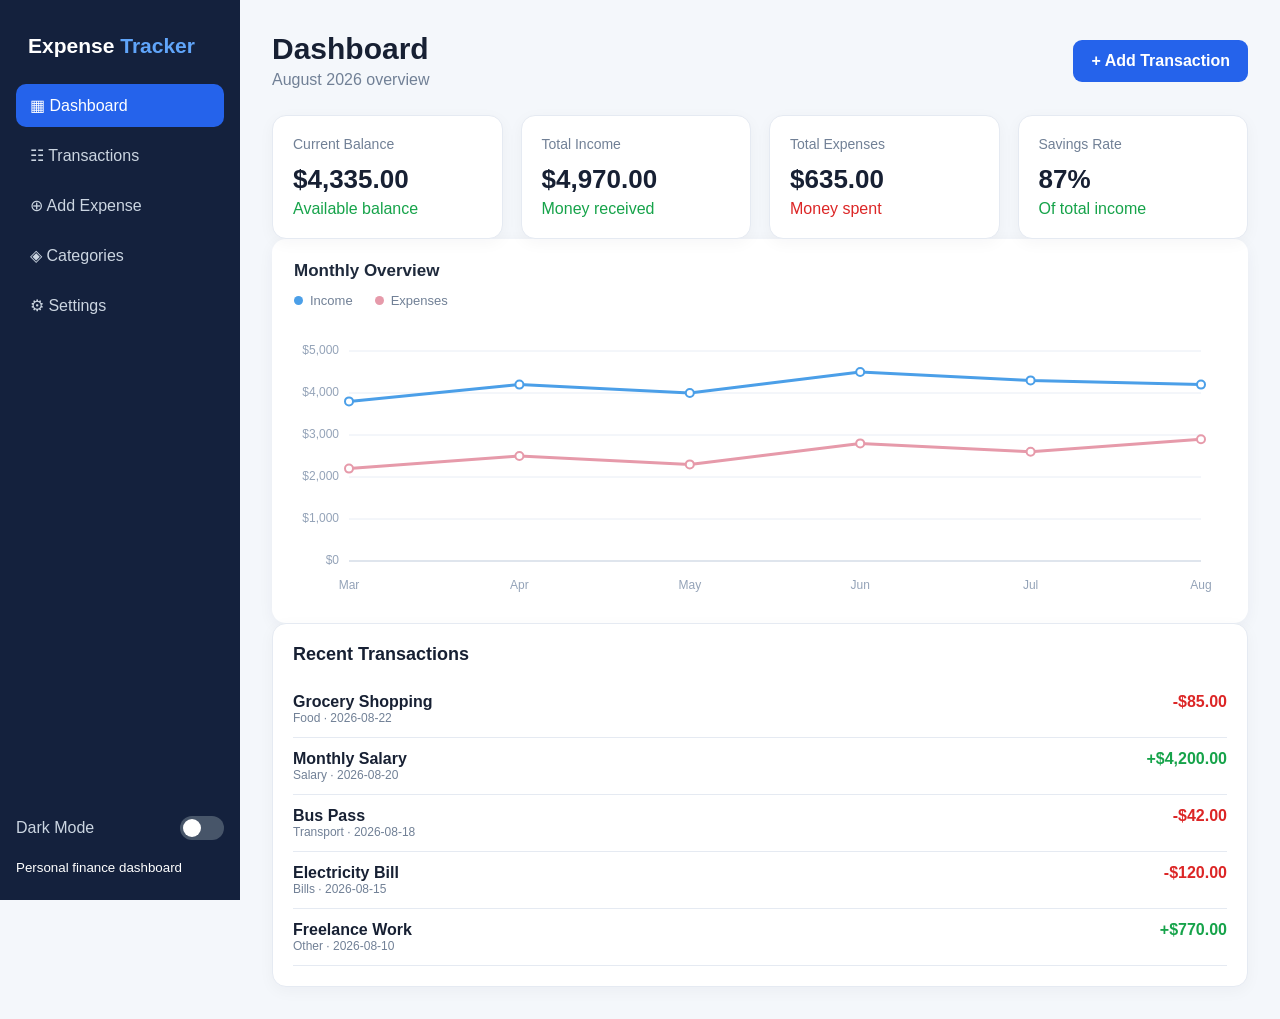
<file: index.html>
<!DOCTYPE html>
<html lang="en">
<head>
    <meta charset="UTF-8">
    <meta name="viewport" content="width=device-width, initial-scale=1.0">
    <title>Expense Tracker - Dashboard</title>

    <link rel="stylesheet" href="style.css">
</head>

<body>

<div class="app">

    <!-- SIDEBAR -->
    <aside class="sidebar">

        <div class="brand">
            Expense <span>Tracker</span>
        </div>

        <nav class="nav">

            <a href="index.html" class="active">
                ▦ Dashboard
            </a>

            <a href="transactions.html">
                ☷ Transactions
            </a>

            <a href="add-expense.html">
                ⊕ Add Expense
            </a>

            <a href="categories.html">
                ◈ Categories
            </a>

            <a href="settings.html">
                ⚙ Settings
            </a>

        </nav>

        <div class="sidebar-bottom">

            <div class="theme-row">

                <span>Dark Mode</span>

                <button
                    id="themeToggle"
                    class="switch"
                    aria-label="Toggle dark mode">
                </button>

            </div>

            <small>
                Personal finance dashboard
            </small>

        </div>

    </aside>


    <!-- MAIN CONTENT -->
    <main class="main">

        <!-- TOP BAR -->
        <header class="topbar">

            <div class="title">

                <h1>Dashboard</h1>

                <p>August 2026 overview</p>

            </div>

            <button
                id="addTransactionBtn"
                class="primary">

                + Add Transaction

            </button>

        </header>


        <!-- STAT CARDS -->
        <section class="grid">

            <div class="card">

                <div class="stat-label">
                    Current Balance
                </div>

                <div
                    id="balance"
                    class="stat-value">
                    $0.00
                </div>

                <div class="positive">
                    Available balance
                </div>

            </div>


            <div class="card">

                <div class="stat-label">
                    Total Income
                </div>

                <div
                    id="income"
                    class="stat-value">
                    $0.00
                </div>

                <div class="positive">
                    Money received
                </div>

            </div>


            <div class="card">

                <div class="stat-label">
                    Total Expenses
                </div>

                <div
                    id="expenses"
                    class="stat-value">
                    $0.00
                </div>

                <div class="negative">
                    Money spent
                </div>

            </div>


            <div class="card">

                <div class="stat-label">
                    Savings Rate
                </div>

                <div
                    id="savings"
                    class="stat-value">
                    0%
                </div>

                <div class="positive">
                    Of total income
                </div>

            </div>

        </section>


      <div class="chart-card">
    <div class="chart-header">
        <div>
            <h3>Monthly Overview</h3>

            <div class="chart-legend">
                <span class="legend income">
                    <span class="legend-dot"></span>
                    Income
                </span>

                <span class="legend expense">
                    <span class="legend-dot"></span>
                    Expenses
                </span>
            </div>
        </div>
    </div>

    <div class="chart-wrapper">
        <canvas id="monthlyChart"></canvas>
    </div>
</div>
            <!-- RECENT TRANSACTIONS -->
            <div class="card">

                <h2>
                    Recent Transactions
                </h2>

                <div id="recent">
                </div>

            </div>

        </section>

    </main>

</div>


<!-- TOAST MESSAGE -->
<div
    id="toast"
    class="toast">
</div>


<script src="app.js"></script>

</body>
</html>
</file>
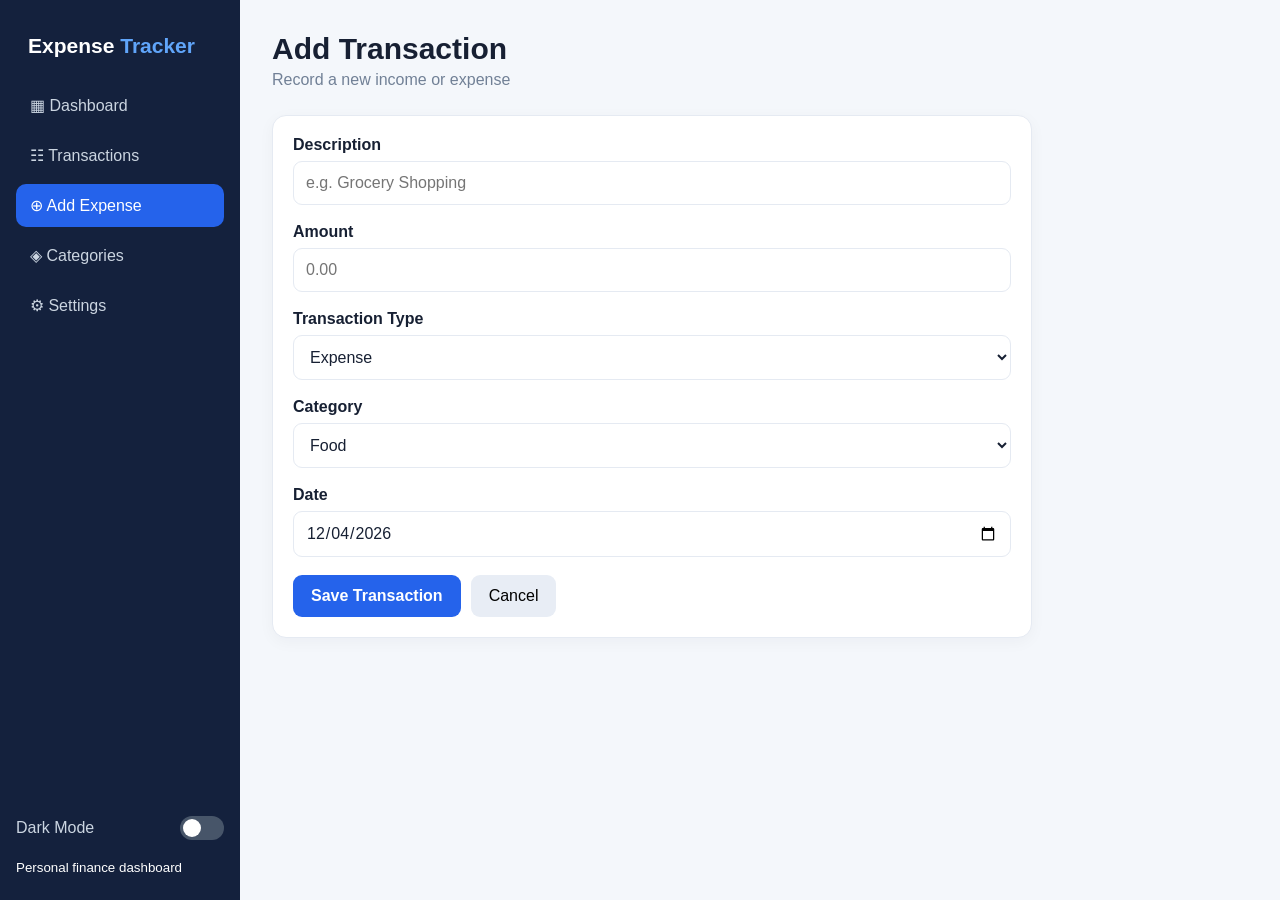
<file: add-expense.html>
<!DOCTYPE html>
<html lang="en">

<head>

    <meta charset="UTF-8">

    <meta
        name="viewport"
        content="width=device-width, initial-scale=1.0">

    <title>Expense Tracker - Add Transaction</title>

    <link
        rel="stylesheet"
        href="style.css">

</head>


<body>

<div class="app">


    <!-- SIDEBAR -->
    <aside class="sidebar">

        <div class="brand">
            Expense <span>Tracker</span>
        </div>


        <nav class="nav">

            <a href="dashboard.html">
                ▦ Dashboard
            </a>

            <a href="transactions.html">
                ☷ Transactions
            </a>

            <a
                href="add-expense.html"
                class="active">

                ⊕ Add Expense

            </a>

            <a href="categories.html">
                ◈ Categories
            </a>

            <a href="settings.html">
                ⚙ Settings
            </a>

        </nav>


        <div class="sidebar-bottom">

            <div class="theme-row">

                <span>Dark Mode</span>

                <button
                    id="themeToggle"
                    class="switch">
                </button>

            </div>

            <small>
                Personal finance dashboard
            </small>

        </div>

    </aside>


    <!-- MAIN -->
    <main class="main">


        <header class="topbar">

            <div class="title">

                <h1>
                    Add Transaction
                </h1>

                <p>
                    Record a new income or expense
                </p>

            </div>

        </header>


        <!-- FORM -->
        <div class="card form-card">

            <form id="transactionForm">


                <div class="form-group">

                    <label for="title">
                        Description
                    </label>

                    <input
                        id="title"
                        type="text"
                        required
                        placeholder="e.g. Grocery Shopping">

                </div>


                <div class="form-group">

                    <label for="amount">
                        Amount
                    </label>

                    <input
                        id="amount"
                        type="number"
                        min="0.01"
                        step="0.01"
                        required
                        placeholder="0.00">

                </div>


                <div class="form-group">

                    <label for="type">
                        Transaction Type
                    </label>

                    <select id="type">

                        <option value="expense">
                            Expense
                        </option>

                        <option value="income">
                            Income
                        </option>

                    </select>

                </div>


                <div class="form-group">

                    <label for="category">
                        Category
                    </label>

                    <select id="category">

                        <option>
                            Food
                        </option>

                        <option>
                            Shopping
                        </option>

                        <option>
                            Transport
                        </option>

                        <option>
                            Bills
                        </option>

                        <option>
                            Salary
                        </option>

                        <option>
                            Other
                        </option>

                    </select>

                </div>


                <div class="form-group">

                    <label for="date">
                        Date
                    </label>

                    <input
                        id="date"
                        type="date"
                        required>

                </div>


                <div class="form-actions">

                    <button
                        class="primary"
                        type="submit">

                        Save Transaction

                    </button>


                    <a
                        class="secondary"
                        href="transactions.html">

                        Cancel

                    </a>

                </div>


            </form>

        </div>

    </main>

</div>


<div
    id="toast"
    class="toast">
</div>


<script src="app.js"></script>

</body>
</html>
</file>
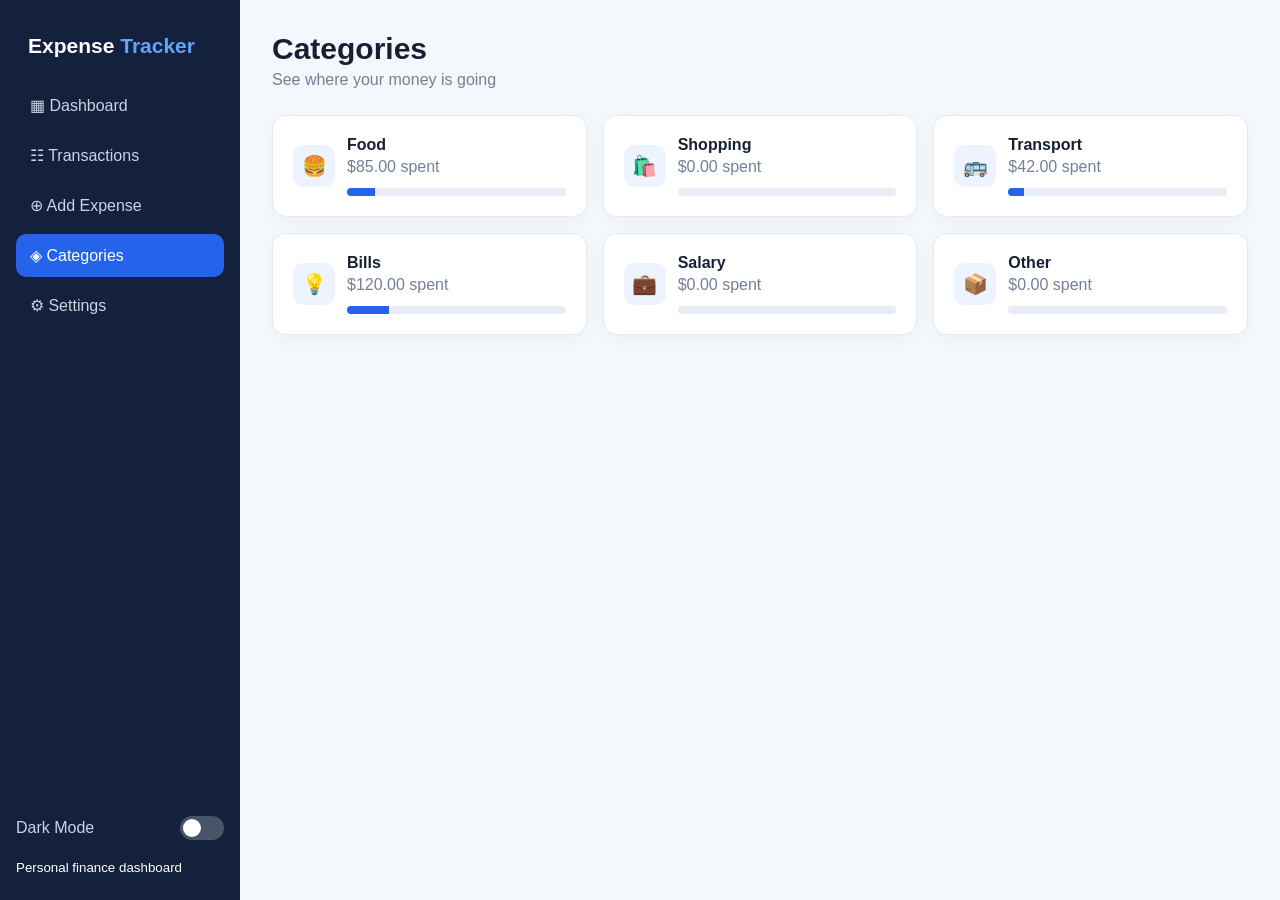
<file: categories.html>
<!DOCTYPE html>
<html lang="en">

<head>

    <meta charset="UTF-8">

    <meta
        name="viewport"
        content="width=device-width, initial-scale=1.0">

    <title>Expense Tracker - Categories</title>

    <link
        rel="stylesheet"
        href="style.css">

</head>

<body>

<div class="app">


    <!-- SIDEBAR -->
    <aside class="sidebar">

        <div class="brand">
            Expense <span>Tracker</span>
        </div>


        <nav class="nav">

            <a href="dashboard.html">
                ▦ Dashboard
            </a>

            <a href="transactions.html">
                ☷ Transactions
            </a>

            <a href="add-expense.html">
                ⊕ Add Expense
            </a>

            <a
                href="categories.html"
                class="active">

                ◈ Categories

            </a>

            <a href="settings.html">
                ⚙ Settings
            </a>

        </nav>


        <div class="sidebar-bottom">

            <div class="theme-row">

                <span>
                    Dark Mode
                </span>

                <button
                    id="themeToggle"
                    class="switch">
                </button>

            </div>

            <small>
                Personal finance dashboard
            </small>

        </div>

    </aside>


    <!-- MAIN -->
    <main class="main">


        <header class="topbar">

            <div class="title">

                <h1>
                    Categories
                </h1>

                <p>
                    See where your money is going
                </p>

            </div>

        </header>


        <div
            id="categoryGrid"
            class="category-grid">
        </div>


    </main>

</div>


<div
    id="toast"
    class="toast">
</div>


<script src="app.js"></script>

</body>
</html>
</file>
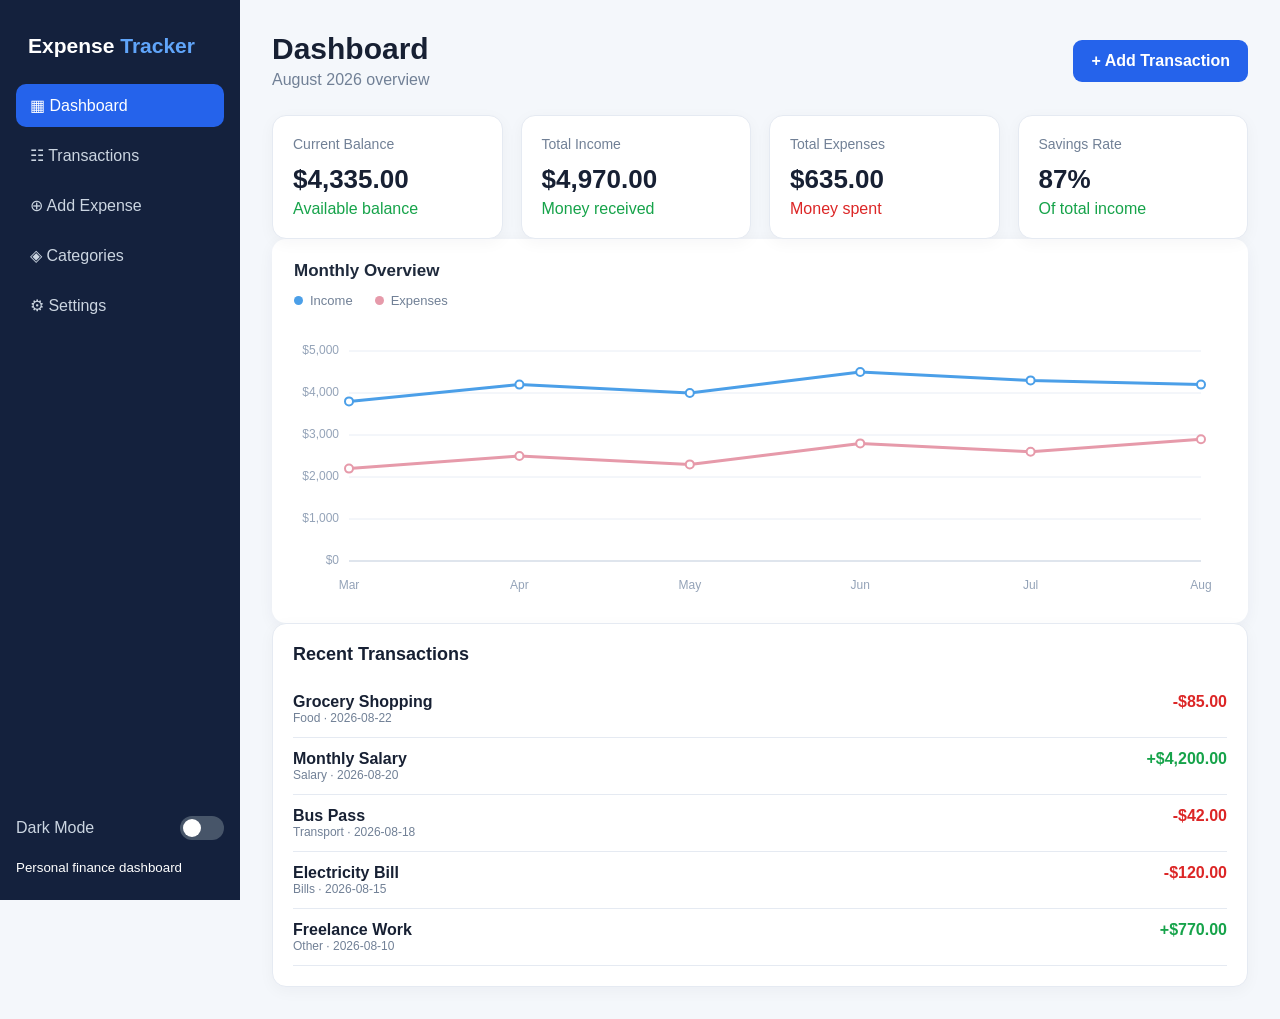
<file: dashboard.html>
<!DOCTYPE html>
<html lang="en">
<head>
    <meta charset="UTF-8">
    <meta name="viewport" content="width=device-width, initial-scale=1.0">
    <title>Expense Tracker - Dashboard</title>

    <link rel="stylesheet" href="style.css">
</head>

<body>

<div class="app">

    <!-- SIDEBAR -->
    <aside class="sidebar">

        <div class="brand">
            Expense <span>Tracker</span>
        </div>

        <nav class="nav">

            <a href="dashboard.html" class="active">
                ▦ Dashboard
            </a>

            <a href="transactions.html">
                ☷ Transactions
            </a>

            <a href="add-expense.html">
                ⊕ Add Expense
            </a>

            <a href="categories.html">
                ◈ Categories
            </a>

            <a href="settings.html">
                ⚙ Settings
            </a>

        </nav>

        <div class="sidebar-bottom">

            <div class="theme-row">

                <span>Dark Mode</span>

                <button
                    id="themeToggle"
                    class="switch"
                    aria-label="Toggle dark mode">
                </button>

            </div>

            <small>
                Personal finance dashboard
            </small>

        </div>

    </aside>


    <!-- MAIN CONTENT -->
    <main class="main">

        <!-- TOP BAR -->
        <header class="topbar">

            <div class="title">

                <h1>Dashboard</h1>

                <p>August 2026 overview</p>

            </div>

            <button
                id="addTransactionBtn"
                class="primary">

                + Add Transaction

            </button>

        </header>


        <!-- STAT CARDS -->
        <section class="grid">

            <div class="card">

                <div class="stat-label">
                    Current Balance
                </div>

                <div
                    id="balance"
                    class="stat-value">
                    $0.00
                </div>

                <div class="positive">
                    Available balance
                </div>

            </div>


            <div class="card">

                <div class="stat-label">
                    Total Income
                </div>

                <div
                    id="income"
                    class="stat-value">
                    $0.00
                </div>

                <div class="positive">
                    Money received
                </div>

            </div>


            <div class="card">

                <div class="stat-label">
                    Total Expenses
                </div>

                <div
                    id="expenses"
                    class="stat-value">
                    $0.00
                </div>

                <div class="negative">
                    Money spent
                </div>

            </div>


            <div class="card">

                <div class="stat-label">
                    Savings Rate
                </div>

                <div
                    id="savings"
                    class="stat-value">
                    0%
                </div>

                <div class="positive">
                    Of total income
                </div>

            </div>

        </section>


      <div class="chart-card">
    <div class="chart-header">
        <div>
            <h3>Monthly Overview</h3>

            <div class="chart-legend">
                <span class="legend income">
                    <span class="legend-dot"></span>
                    Income
                </span>

                <span class="legend expense">
                    <span class="legend-dot"></span>
                    Expenses
                </span>
            </div>
        </div>
    </div>

    <div class="chart-wrapper">
        <canvas id="monthlyChart"></canvas>
    </div>
</div>
            <!-- RECENT TRANSACTIONS -->
            <div class="card">

                <h2>
                    Recent Transactions
                </h2>

                <div id="recent">
                </div>

            </div>

        </section>

    </main>

</div>


<!-- TOAST MESSAGE -->
<div
    id="toast"
    class="toast">
</div>


<script src="app.js"></script>

</body>
</html>
</file>
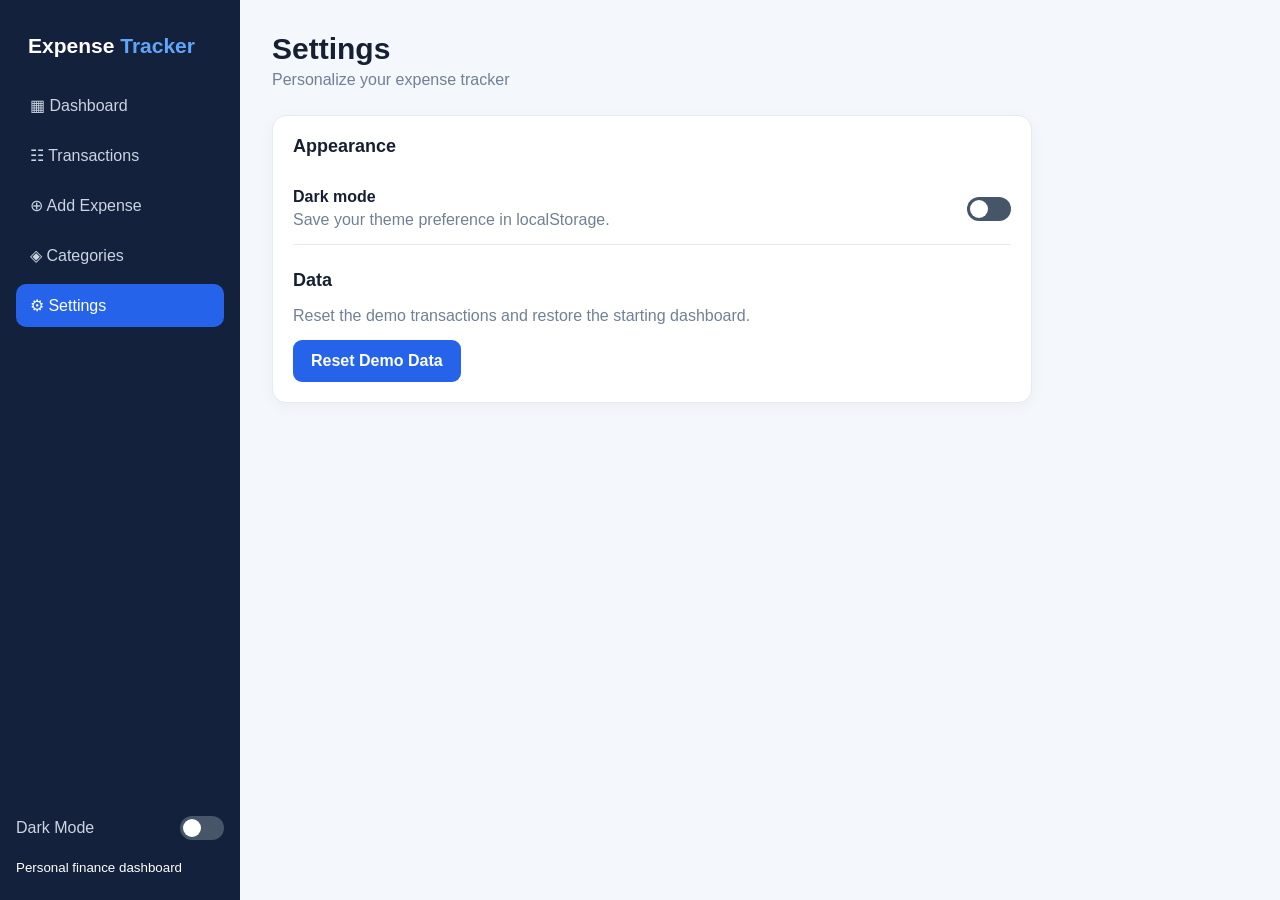
<file: settings.html>
<!DOCTYPE html>
<html lang="en">

<head>

    <meta charset="UTF-8">

    <meta
        name="viewport"
        content="width=device-width, initial-scale=1.0">

    <title>Expense Tracker - Settings</title>

    <link
        rel="stylesheet"
        href="style.css">

</head>


<body>

<div class="app">


    <!-- SIDEBAR -->
    <aside class="sidebar">

        <div class="brand">
            Expense <span>Tracker</span>
        </div>


        <nav class="nav">

            <a href="dashboard.html">
                ▦ Dashboard
            </a>

            <a href="transactions.html">
                ☷ Transactions
            </a>

            <a href="add-expense.html">
                ⊕ Add Expense
            </a>

            <a href="categories.html">
                ◈ Categories
            </a>

            <a
                href="settings.html"
                class="active">

                ⚙ Settings

            </a>

        </nav>


        <div class="sidebar-bottom">

            <div class="theme-row">

                <span>
                    Dark Mode
                </span>

                <button
                    id="themeToggle"
                    class="switch">
                </button>

            </div>

            <small>
                Personal finance dashboard
            </small>

        </div>

    </aside>


    <!-- MAIN -->
    <main class="main">


        <header class="topbar">

            <div class="title">

                <h1>
                    Settings
                </h1>

                <p>
                    Personalize your expense tracker
                </p>

            </div>

        </header>


        <div class="card form-card">


            <h2>
                Appearance
            </h2>


            <div
                style="
                display:flex;
                justify-content:space-between;
                align-items:center;
                padding:15px 0;
                border-bottom:1px solid var(--border);
                ">


                <div>

                    <strong>
                        Dark mode
                    </strong>

                    <p
                        style="
                        color:var(--muted);
                        margin-top:5px;
                        ">

                        Save your theme preference
                        in localStorage.

                    </p>

                </div>


                <button
                    id="settingsTheme"
                    class="switch">
                </button>

            </div>


            <h2 style="margin-top:25px;">
                Data
            </h2>


            <p
                style="
                color:var(--muted);
                margin-bottom:15px;
                ">

                Reset the demo transactions
                and restore the starting dashboard.

            </p>


            <button
                id="resetData"
                class="primary">

                Reset Demo Data

            </button>


        </div>


    </main>

</div>


<div
    id="toast"
    class="toast">
</div>


<script src="app.js"></script>

</body>
</html>
</file>
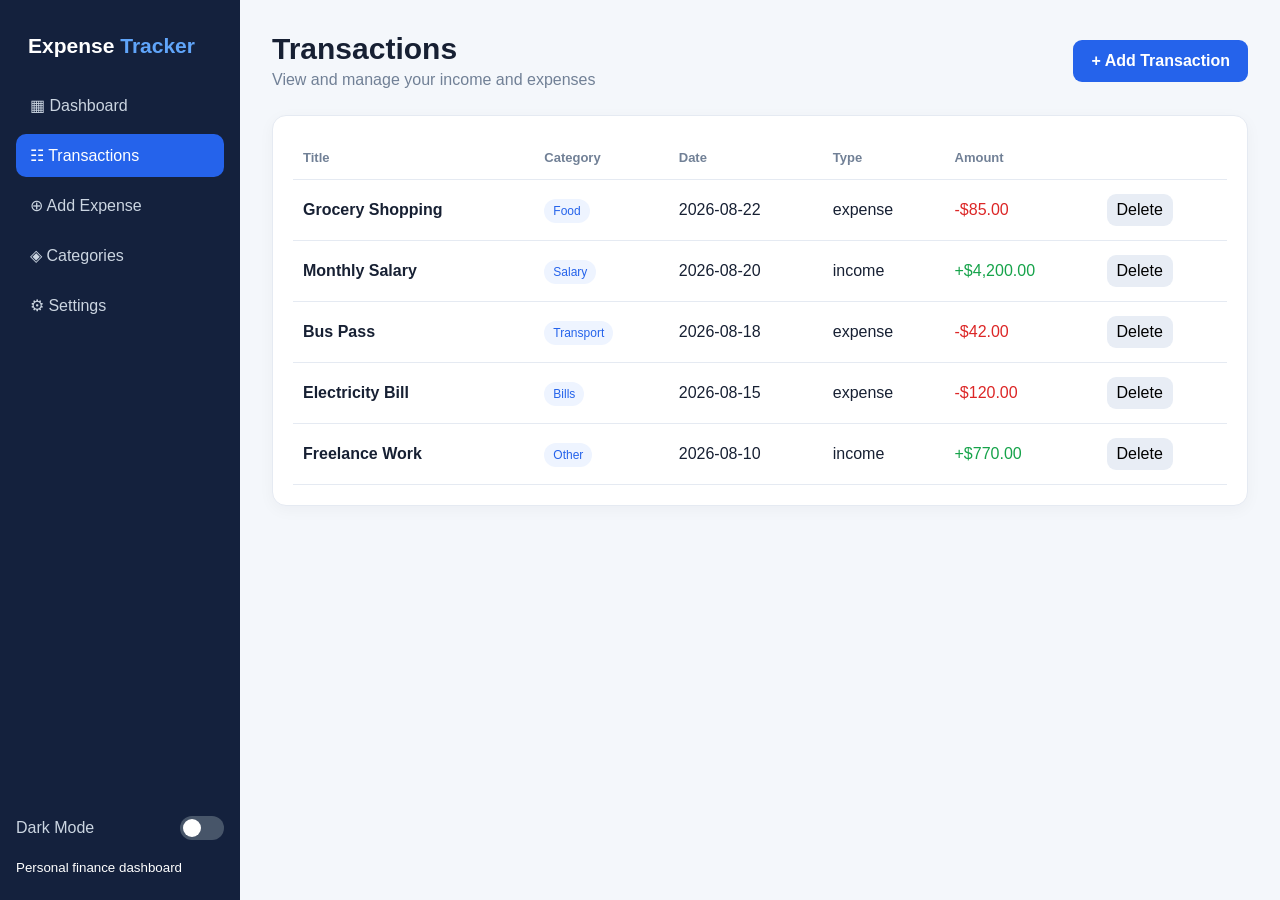
<file: transactions.html>
<!DOCTYPE html>
<html lang="en">

<head>

    <meta charset="UTF-8">

    <meta
        name="viewport"
        content="width=device-width, initial-scale=1.0">

    <title>Expense Tracker - Transactions</title>

    <link
        rel="stylesheet"
        href="style.css">

</head>


<body>

<div class="app">


    <!-- SIDEBAR -->
    <aside class="sidebar">

        <div class="brand">
            Expense <span>Tracker</span>
        </div>


        <nav class="nav">

            <a href="dashboard.html">
                ▦ Dashboard
            </a>

            <a
                href="transactions.html"
                class="active">

                ☷ Transactions

            </a>

            <a href="add-expense.html">
                ⊕ Add Expense
            </a>

            <a href="categories.html">
                ◈ Categories
            </a>

            <a href="settings.html">
                ⚙ Settings
            </a>

        </nav>


        <div class="sidebar-bottom">

            <div class="theme-row">

                <span>Dark Mode</span>

                <button
                    id="themeToggle"
                    class="switch">
                </button>

            </div>

            <small>
                Personal finance dashboard
            </small>

        </div>

    </aside>


    <!-- MAIN -->
    <main class="main">


        <header class="topbar">

            <div class="title">

                <h1>
                    Transactions
                </h1>

                <p>
                    View and manage your income and expenses
                </p>

            </div>


            <button
                id="addTransactionBtn"
                class="primary">

                + Add Transaction

            </button>

        </header>


        <!-- TABLE -->
        <div class="card">

            <table class="table">

                <thead>

                    <tr>

                        <th>
                            Title
                        </th>

                        <th>
                            Category
                        </th>

                        <th>
                            Date
                        </th>

                        <th>
                            Type
                        </th>

                        <th>
                            Amount
                        </th>

                        <th>
                        </th>

                    </tr>

                </thead>


                <tbody
                    id="transactionRows">
                </tbody>

            </table>


            <div
                id="empty"
                class="empty"
                hidden>

                No transactions yet.

            </div>

        </div>

    </main>

</div>


<div
    id="toast"
    class="toast">
</div>


<script src="app.js"></script>

</body>
</html>
</file>
<file: style.css>
* {
    box-sizing: border-box;
    margin: 0;
    padding: 0;
}


:root {

    --primary: #2563eb;
    --primary-dark: #1d4ed8;

    --bg: #f4f7fb;
    --card: #ffffff;

    --text: #172033;
    --muted: #718096;

    --border: #e5eaf2;

    --success: #16a34a;
    --danger: #dc2626;
    --warning: #d97706;

    --sidebar: #14213d;
}


body {

    font-family:
        Inter,
        "Segoe UI",
        Arial,
        sans-serif;

    background: var(--bg);

    color: var(--text);

    transition:
        background 0.25s,
        color 0.25s;
}


button,
input,
select {

    font: inherit;
}


button {

    cursor: pointer;

    border: none;
}


a {

    text-decoration: none;

    color: inherit;
}


/* =========================
   MAIN APP
========================= */

.app {

    min-height: 100vh;

    display: flex;
}


/* =========================
   SIDEBAR
========================= */

.sidebar {

    width: 240px;

    background: var(--sidebar);

    color: white;

    padding: 24px 16px;

    position: fixed;

    top: 0;
    bottom: 0;
    left: 0;
}


.brand {

    font-size: 21px;

    font-weight: 800;

    padding:
        10px
        12px
        26px;
}


.brand span {

    color: #60a5fa;
}


/* NAVIGATION */

.nav {

    display: grid;

    gap: 7px;
}


.nav a {

    padding:
        12px
        14px;

    border-radius: 10px;

    color: #cbd5e1;

    transition: 0.2s;
}


.nav a:hover {

    background: #1e40af;

    color: white;
}


.nav a.active {

    background: #2563eb;

    color: white;
}


/* SIDEBAR BOTTOM */

.sidebar-bottom {

    position: absolute;

    bottom: 24px;

    left: 16px;
    right: 16px;
}


.theme-row {

    display: flex;

    justify-content: space-between;

    align-items: center;

    color: #cbd5e1;

    margin-bottom: 18px;
}


/* SWITCH */

.switch {

    width: 44px;

    height: 24px;

    background: #475569;

    border-radius: 20px;

    position: relative;
}


.switch::after {

    content: "";

    width: 18px;

    height: 18px;

    background: white;

    border-radius: 50%;

    position: absolute;

    top: 3px;

    left: 3px;

    transition: 0.2s;
}


body.dark {

    --bg: #0f172a;

    --card: #172033;

    --text: #e8eef8;

    --muted: #9aa9bd;

    --border: #263449;
}


body.dark .switch {

    background: #2563eb;
}


body.dark .switch::after {

    left: 23px;
}


/* =========================
   MAIN CONTENT
========================= */

.main {

    margin-left: 240px;

    width:
        calc(100% - 240px);

    padding: 32px;
}


/* TOP BAR */

.topbar {

    display: flex;

    justify-content: space-between;

    align-items: center;

    margin-bottom: 26px;
}


.title h1 {

    font-size: 30px;
}


.title p {

    color: var(--muted);

    margin-top: 5px;
}


/* =========================
   BUTTONS
========================= */

.primary {

    background: var(--primary);

    color: white;

    padding:
        12px
        18px;

    border-radius: 9px;

    font-weight: 700;

    transition: 0.2s;
}


.primary:hover {

    background: var(--primary-dark);
}


.secondary {

    padding:
        12px
        18px;

    border-radius: 9px;

    background: #e8edf5;

    color:black;

    display: inline-block;
}


/* =========================
   STAT CARDS
========================= */

.grid {

    display: grid;

    grid-template-columns:
        repeat(4, 1fr);

    gap: 18px;
}


.card {

    background: var(--card);

    border:
        1px solid
        var(--border);

    border-radius: 14px;

    padding: 20px;

    box-shadow:
        0 4px 16px
        rgba(20, 33, 61, 0.04);
}


.stat-label {

    color: var(--muted);

    font-size: 14px;
}


.stat-value {

    font-size: 26px;

    font-weight: 800;

    margin:
        12px 0 5px;
}


.positive {

    color: var(--success);
}


.negative {

    color: var(--danger);
}


/* =========================
   CONTENT GRID
========================= */

.content-grid {

    display: grid;

    grid-template-columns:
        2fr 1fr;

    gap: 18px;

    margin-top: 18px;
}


.card h2 {

    font-size: 18px;

    margin-bottom: 16px;
}


/* =========================
   CHART
========================= */

.chart {

    height: 250px;

    display: flex;

    align-items: end;

    gap: 14px;

    padding:
        20px
        8px
        0;
}


.bar-wrap {

    height: 100%;

    flex: 1;

    display: flex;

    align-items: end;

    justify-content: center;
}


.bar {

    width: 70%;

    border-radius:
        7px
        7px
        0
        0;

    background: #60a5fa;

    min-height: 8px;
}


.bar.expense {

    background: #f59e0b;
}


.month {

    font-size: 11px;

    color: var(--muted);

    margin-top: 8px;

    text-align: center;
}


.legend {

    display: flex;

    gap: 18px;

    color: var(--muted);

    font-size: 13px;

    margin-bottom: 8px;
}


.dot {

    display: inline-block;

    width: 9px;

    height: 9px;

    border-radius: 50%;

    background: #60a5fa;

    margin-right: 5px;
}


.dot.e {

    background: #f59e0b;
}


/* =========================
   TABLE
========================= */

.table {

    width: 100%;

    border-collapse: collapse;
}


.table th,
.table td {

    padding: 14px 10px;

    border-bottom:
        1px solid
        var(--border);

    text-align: left;
}


.table th {

    font-size: 13px;

    color: var(--muted);
}


.badge {

    padding:
        5px
        9px;

    border-radius: 20px;

    font-size: 12px;

    background: #eef4ff;

    color: #2563eb;
}


.amount.income {

    color: var(--success);
}


.amount.expense {

    color: var(--danger);
}


/* =========================
   FORM
========================= */

.form-card {

    max-width: 760px;
}


.form-group {

    margin-bottom: 18px;
}


.form-group label {

    display: block;

    font-weight: 700;

    margin-bottom: 7px;
}


.form-group input,
.form-group select {

    width: 100%;

    padding: 12px;

    border:
        1px solid
        var(--border);

    border-radius: 9px;

    background: var(--card);

    color: var(--text);

    outline: none;
}


.form-group input:focus,
.form-group select:focus {

    border-color: var(--primary);
}


.form-actions {

    display: flex;

    gap: 10px;
}


/* =========================
   CATEGORIES
========================= */

.category-grid {

    display: grid;

    grid-template-columns:
        repeat(3, 1fr);

    gap: 16px;
}


.category {

    display: flex;

    align-items: center;

    gap: 12px;
}


.category-icon {

    width: 42px;

    height: 42px;

    border-radius: 10px;

    background: #eef4ff;

    display: grid;

    place-items: center;

    font-size: 20px;
}


.progress {

    height: 8px;

    background: #e8edf5;

    border-radius: 10px;

    overflow: hidden;

    margin-top: 12px;
}


.progress i {

    display: block;

    height: 100%;

    background: var(--primary);
}


/* =========================
   EMPTY MESSAGE
========================= */

.empty {

    text-align: center;

    color: var(--muted);

    padding: 35px;
}


/* =========================
   TOAST
========================= */

.toast {

    position: fixed;

    right: 25px;

    bottom: 25px;

    background: #172033;

    color: white;

    padding:
        13px
        18px;

    border-radius: 9px;

    opacity: 0;

    transform:
        translateY(15px);

    pointer-events: none;

    transition: 0.25s;
}


.toast.show {

    opacity: 1;

    transform: none;
}


/* =========================
   RESPONSIVE
========================= */

@media (max-width: 900px) {

    .grid {

        grid-template-columns:
            repeat(2, 1fr);
    }


    .content-grid {

        grid-template-columns: 1fr;
    }


    .sidebar {

        width: 190px;
    }


    .main {

        margin-left: 190px;

        width:
            calc(100% - 190px);

        padding: 20px;
    }


    .category-grid {

        grid-template-columns:
            1fr 1fr;
    }
}


@media (max-width: 620px) {

    .sidebar {

        position: static;

        width: 100%;

        min-height: auto;
    }


    .sidebar-bottom {

        position: static;

        margin-top: 20px;
    }


    .app {

        display: block;
    }


    .main {

        margin: 0;

        width: 100%;
    }


    .grid,
    .category-grid {

        grid-template-columns: 1fr;
    }


    .topbar {

        gap: 15px;

        align-items: flex-start;
    }


    .topbar .primary {

        white-space: nowrap;
    }

}
/* ================================
   MONTHLY OVERVIEW CHART
================================ */

.chart-card {
    background: #ffffff;
    border-radius: 14px;
    padding: 22px;
    box-shadow: 0 4px 15px rgba(20, 35, 70, 0.05);
    min-height: 350px;
}

.chart-header {
    display: flex;
    justify-content: space-between;
    align-items: center;
    margin-bottom: 15px;
}

.chart-header h3 {
    margin: 0 0 12px;
    font-size: 17px;
    color: #1e293b;
}

.chart-legend {
    display: flex;
    gap: 22px;
    align-items: center;
    font-size: 13px;
    color: #64748b;
}

.legend {
    display: flex;
    align-items: center;
    gap: 7px;
}

.legend-dot {
    width: 9px;
    height: 9px;
    border-radius: 50%;
    display: inline-block;
}

.legend.income .legend-dot {
    background: #4b9fe8;
}

.legend.expense .legend-dot {
    background: #e69aaa;
}

.chart-wrapper {
    width: 100%;
    height: 270px;
    position: relative;
}

#monthlyChart {
    width: 100%;
    height: 100%;
    display: block;
}
</file>
